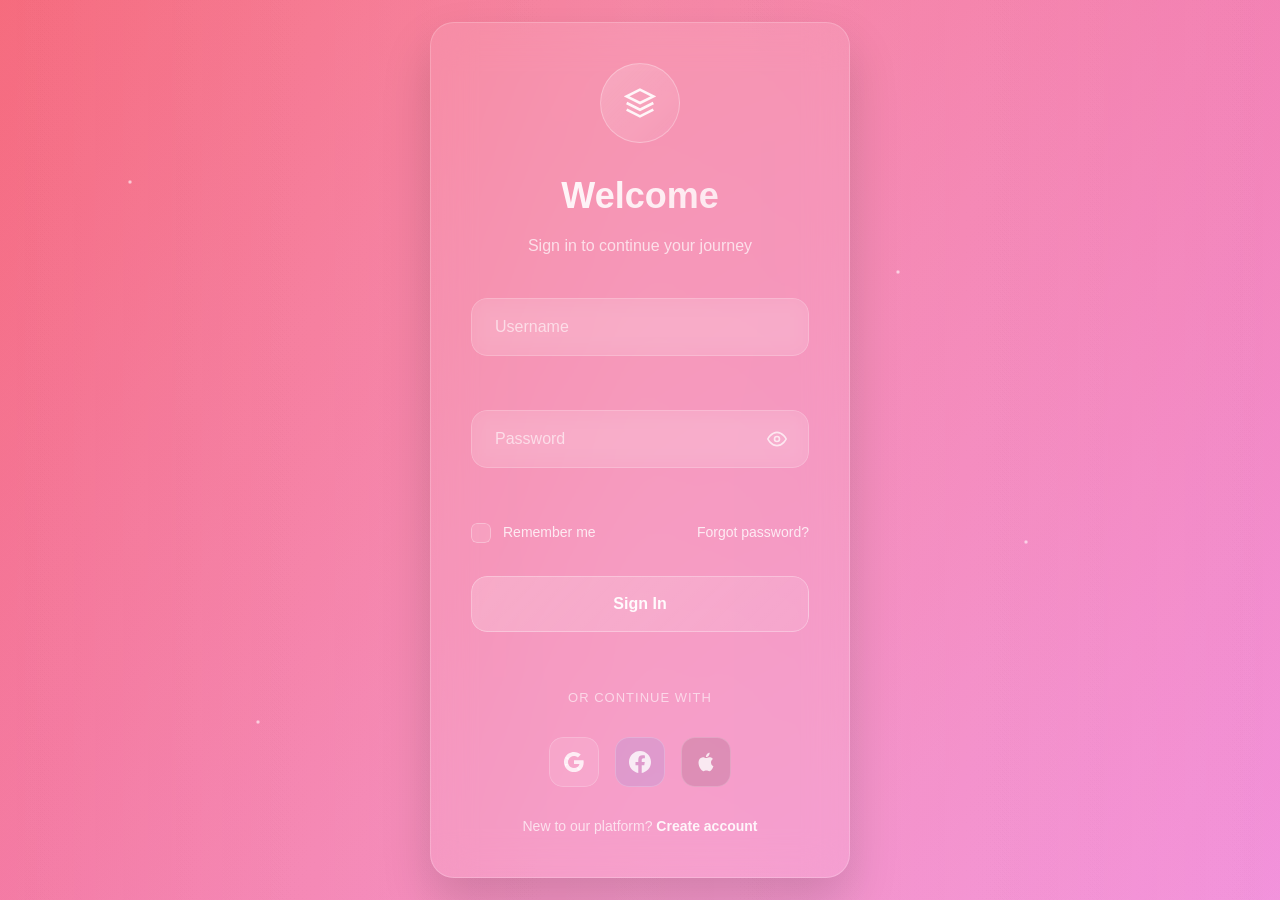
<file: login/index.html>
<!DOCTYPE html>
<html lang="en">
<head>
    <meta charset="UTF-8">
    <meta name="viewport" content="width=device-width, initial-scale=1.0">
    <title>Gradient Wave Login Form</title>
    <link rel="stylesheet" href="style.css">
</head>
<body>
    <div class="wave-container">
        <div class="wave wave-1"></div>
        <div class="wave wave-2"></div>
        <div class="wave wave-3"></div>
        <div class="wave wave-4"></div>
    </div>

    <div class="gradient-particles">
        <div class="particle"></div>
        <div class="particle"></div>
        <div class="particle"></div>
        <div class="particle"></div>
        <div class="particle"></div>
        <div class="particle"></div>
    </div>

    <div class="login-container">
        <div class="login-card">
            <div class="card-glow"></div>
            <div class="login-header">
                <div class="gradient-icon">
                    <div class="icon-wave"></div>
                    <svg viewBox="0 0 24 24" fill="none" stroke="currentColor" stroke-width="2">
                        <path d="M12 2L2 7l10 5 10-5-10-5z"/>
                        <path d="M2 17l10 5 10-5"/>
                        <path d="M2 12l10 5 10-5"/>
                    </svg>
                </div>
                <h2>Welcome</h2>
                <p>Sign in to continue your journey</p>
            </div>
            
            <form class="login-form" id="loginForm" novalidate>
                <div class="form-group">
                    <div class="input-container">
                        <div class="input-bg"></div>
                        <input type="text" id="email" name="email" required placeholder=" ">
                        <label for="email">Username</label>
                        <div class="input-wave"></div>
                    </div>
                    <span class="error-message" id="emailError"></span>
                </div>

                <div class="form-group">
                    <div class="input-container password-container">
                        <div class="input-bg"></div>
                        <input type="password" id="password" name="password" required autocomplete="current-password" placeholder=" ">
                        <label for="password">Password</label>
                        <button type="button" class="password-toggle" id="passwordToggle" aria-label="Toggle password visibility">
                            <div class="toggle-bg"></div>
                            <div class="toggle-icon">
                                <svg class="eye-open" viewBox="0 0 24 24" fill="none" stroke="currentColor" stroke-width="2">
                                    <path d="M1 12s4-8 11-8 11 8 11 8-4 8-11 8-11-8-11-8z"/>
                                    <circle cx="12" cy="12" r="3"/>
                                </svg>
                                <svg class="eye-closed" viewBox="0 0 24 24" fill="none" stroke="currentColor" stroke-width="2">
                                    <path d="M17.94 17.94A10.07 10.07 0 0 1 12 20c-7 0-11-8-11-8a18.45 18.45 0 0 1 5.06-5.94M9.9 4.24A9.12 9.12 0 0 1 12 4c7 0 11 8 11 8a18.5 18.5 0 0 1-2.16 3.19m-6.72-1.07a3 3 0 1 1-4.24-4.24"/>
                                    <line x1="1" y1="1" x2="23" y2="23"/>
                                </svg>
                            </div>
                        </button>
                        <div class="input-wave"></div>
                    </div>
                    <span class="error-message" id="passwordError"></span>
                </div>

                <div class="form-options">
                    <div class="checkbox-container">
                        <input type="checkbox" id="remember" name="remember">
                        <label for="remember" class="checkbox-label">
                            <div class="gradient-checkbox">
                                <div class="checkbox-bg"></div>
                                <svg viewBox="0 0 24 24" fill="none" stroke="currentColor" stroke-width="3">
                                    <polyline points="20 6 9 17 4 12"/>
                                </svg>
                            </div>
                            Remember me
                        </label>
                    </div>
                    <a href="#" class="forgot-link">Forgot password?</a>
                </div>

                <button type="submit" class="gradient-button">
                    <div class="button-bg"></div>
                    <div class="button-content">
                        <span class="btn-text">Sign In</span>
                        <div class="btn-loader">
                            <div class="loader-wave"></div>
                            <div class="loader-wave"></div>
                            <div class="loader-wave"></div>
                        </div>
                    </div>
                    <div class="button-ripple"></div>
                </button>
            </form>

            <div class="divider">
                <div class="divider-line">
                    <div class="line-gradient"></div>
                </div>
                <span>or continue with</span>
                <div class="divider-line">
                    <div class="line-gradient"></div>
                </div>
            </div>

            <div class="social-login">
                <button type="button" class="social-btn">
                    <div class="social-bg google-bg"></div>
                    <svg viewBox="0 0 24 24" fill="currentColor">
                        <path d="M22.56 12.25c0-.78-.07-1.53-.2-2.25H12v4.26h5.92c-.26 1.37-1.04 2.53-2.21 3.31v2.77h3.57c2.08-1.92 3.28-4.74 3.28-8.09z"/>
                        <path d="M12 23c2.97 0 5.46-.98 7.28-2.66l-3.57-2.77c-.98.66-2.23 1.06-3.71 1.06-2.86 0-5.29-1.93-6.16-4.53H2.18v2.84C3.99 20.53 7.7 23 12 23z"/>
                        <path d="M5.84 14.09c-.22-.66-.35-1.36-.35-2.09s.13-1.43.35-2.09V7.07H2.18C1.43 8.55 1 10.22 1 12s.43 3.45 1.18 4.93l2.85-2.22.81-.62z"/>
                        <path d="M12 5.38c1.62 0 3.06.56 4.21 1.64l3.15-3.15C17.45 2.09 14.97 1 12 1 7.7 1 3.99 3.47 2.18 7.07l3.66 2.84c.87-2.6 3.3-4.53 6.16-4.53z"/>
                    </svg>
                </button>
                <button type="button" class="social-btn">
                    <div class="social-bg facebook-bg"></div>
                    <svg viewBox="0 0 24 24" fill="currentColor">
                        <path d="M24 12.073c0-6.627-5.373-12-12-12s-12 5.373-12 12c0 5.99 4.388 10.954 10.125 11.854v-8.385H7.078v-3.47h3.047V9.43c0-3.007 1.792-4.669 4.533-4.669 1.312 0 2.686.235 2.686.235v2.953H15.83c-1.491 0-1.956.925-1.956 1.874v2.25h3.328l-.532 3.47h-2.796v8.385C19.612 23.027 24 18.062 24 12.073z"/>
                    </svg>
                </button>
                <button type="button" class="social-btn">
                    <div class="social-bg apple-bg"></div>
                    <svg viewBox="0 0 24 24" fill="currentColor">
                        <path d="M18.71 19.5c-.83 1.24-1.71 2.45-3.05 2.47-1.34.03-1.77-.79-3.29-.79-1.53 0-2 .77-3.27.82-1.31.05-2.3-1.32-3.14-2.53C4.25 17 2.94 12.45 4.7 9.39c.87-1.52 2.43-2.48 4.12-2.51 1.28-.02 2.5.87 3.29.87.78 0 2.26-1.07 3.81-.91.65.03 2.47.26 3.64 1.98-.09.06-2.17 1.28-2.15 3.81.03 3.02 2.65 4.03 2.68 4.04-.03.07-.42 1.44-1.38 2.83M13 3.5c.73-.83 1.94-1.46 2.94-1.5.13 1.17-.34 2.35-1.04 3.19-.69.85-1.83 1.51-2.95 1.42-.15-1.15.41-2.35 1.05-3.11z"/>
                    </svg>
                </button>
            </div>

            <div class="signup-link">
                <p>New to our platform? <a href="#">Create account</a></p>
            </div>

            <div class="success-message" id="successMessage">
                <div class="success-wave"></div>
                <div class="success-content">
                    <div class="success-icon">
                        <svg viewBox="0 0 24 24" fill="none" stroke="currentColor" stroke-width="2">
                            <polyline points="20 6 9 17 4 12"/>
                        </svg>
                    </div>
                    <h3>Welcome back!</h3>
                    <p>Redirecting to your dashboard...</p>
                </div>
            </div>
        </div>
    </div>

    <script src="js/login.js"></script>
</body>
                </html>
</file>
<file: login/style.css>
/* Gradient Wave Login Form - Complete & Self-Contained */

* {
    margin: 0;
    padding: 0;
    box-sizing: border-box;
}

body {
    font-family: -apple-system, BlinkMacSystemFont, 'Segoe UI', Roboto, sans-serif;
    background: linear-gradient(-45deg, #667eea, #764ba2, #f093fb, #f5576c);
    background-size: 400% 400%;
    animation: gradientFlow 15s ease infinite;
    min-height: 100vh;
    display: flex;
    align-items: center;
    justify-content: center;
    padding: 20px;
    line-height: 1.6;
    overflow: hidden;
    position: relative;
}

@keyframes gradientFlow {
    0% { background-position: 0% 50%; }
    50% { background-position: 100% 50%; }
    100% { background-position: 0% 50%; }
}

/* Animated Wave Background */
.wave-container {
    position: fixed;
    top: 0;
    left: 0;
    width: 100%;
    height: 100%;
    z-index: 1;
    pointer-events: none;
}

.wave {
    position: absolute;
    top: 0;
    left: -50%;
    width: 200%;
    height: 100%;
    background: linear-gradient(90deg, transparent, rgba(255,255,255,0.1), transparent);
    transform-origin: center;
}

.wave-1 {
    animation: waveMove 20s linear infinite;
    animation-delay: 0s;
}

.wave-2 {
    animation: waveMove 25s linear infinite reverse;
    animation-delay: -5s;
    background: linear-gradient(90deg, transparent, rgba(255,255,255,0.05), transparent);
}

.wave-3 {
    animation: waveMove 30s linear infinite;
    animation-delay: -10s;
    background: linear-gradient(90deg, transparent, rgba(255,255,255,0.08), transparent);
}

.wave-4 {
    animation: waveMove 35s linear infinite reverse;
    animation-delay: -15s;
    background: linear-gradient(90deg, transparent, rgba(255,255,255,0.03), transparent);
}

@keyframes waveMove {
    0% { transform: translateX(-50%) skewX(-5deg); }
    100% { transform: translateX(50%) skewX(-5deg); }
}

/* Gradient Particles */
.gradient-particles {
    position: fixed;
    top: 0;
    left: 0;
    width: 100%;
    height: 100%;
    z-index: 2;
    pointer-events: none;
}

.particle {
    position: absolute;
    width: 4px;
    height: 4px;
    background: radial-gradient(circle, rgba(255,255,255,0.8), transparent);
    border-radius: 50%;
    animation: particleFloat 15s linear infinite;
}

.particle:nth-child(1) { top: 20%; left: 10%; animation-delay: 0s; }
.particle:nth-child(2) { top: 60%; left: 80%; animation-delay: -3s; }
.particle:nth-child(3) { top: 80%; left: 20%; animation-delay: -6s; }
.particle:nth-child(4) { top: 30%; left: 70%; animation-delay: -9s; }
.particle:nth-child(5) { top: 10%; left: 60%; animation-delay: -12s; }
.particle:nth-child(6) { top: 70%; left: 40%; animation-delay: -15s; }

@keyframes particleFloat {
    0%, 100% { transform: translateY(0) translateX(0) scale(1); opacity: 0; }
    10%, 90% { opacity: 1; }
    50% { transform: translateY(-100px) translateX(50px) scale(1.5); }
}

.login-container {
    width: 100%;
    max-width: 420px;
    position: relative;
    z-index: 10;
}

.login-card {
    background: rgba(255, 255, 255, 0.1);
    backdrop-filter: blur(20px);
    -webkit-backdrop-filter: blur(20px);
    border: 1px solid rgba(255, 255, 255, 0.2);
    border-radius: 24px;
    padding: 40px;
    position: relative;
    overflow: hidden;
    box-shadow: 0 25px 50px rgba(0, 0, 0, 0.15);
    transition: all 0.3s ease;
}

.login-card:hover {
    transform: translateY(-5px);
    box-shadow: 0 35px 70px rgba(0, 0, 0, 0.2);
}

.card-glow {
    position: absolute;
    top: -2px;
    left: -2px;
    right: -2px;
    bottom: -2px;
    background: linear-gradient(45deg, #667eea, #764ba2, #f093fb, #f5576c);
    background-size: 400% 400%;
    animation: gradientFlow 8s ease infinite;
    border-radius: 24px;
    z-index: -1;
    opacity: 0;
    transition: opacity 0.3s ease;
}

.login-card:hover .card-glow {
    opacity: 1;
}

.login-header {
    text-align: center;
    margin-bottom: 40px;
}

.gradient-icon {
    width: 80px;
    height: 80px;
    margin: 0 auto 24px;
    background: linear-gradient(135deg, rgba(255,255,255,0.2), rgba(255,255,255,0.05));
    border-radius: 50%;
    display: flex;
    align-items: center;
    justify-content: center;
    position: relative;
    overflow: hidden;
    border: 1px solid rgba(255,255,255,0.3);
}

.icon-wave {
    position: absolute;
    top: 0;
    left: -100%;
    width: 100%;
    height: 100%;
    background: linear-gradient(90deg, transparent, rgba(255,255,255,0.3), transparent);
    animation: iconWaveMove 3s ease-in-out infinite;
}

@keyframes iconWaveMove {
    0% { left: -100%; }
    100% { left: 100%; }
}

.gradient-icon svg {
    width: 32px;
    height: 32px;
    color: rgba(255,255,255,0.9);
    z-index: 1;
}

.login-header h2 {
    color: rgba(255,255,255,0.95);
    font-size: 2.25rem;
    font-weight: 700;
    margin-bottom: 8px;
    background: linear-gradient(135deg, #ffffff, rgba(255,255,255,0.7));
    -webkit-background-clip: text;
    background-clip: text;
    -webkit-text-fill-color: transparent;
}

.login-header p {
    color: rgba(255,255,255,0.7);
    font-size: 16px;
    font-weight: 400;
}

/* Gradient Form Styles */
.form-group {
    margin-bottom: 28px;
    position: relative;
}

.input-container {
    position: relative;
    overflow: hidden;
    border-radius: 16px;
}

.input-bg {
    position: absolute;
    top: 0;
    left: 0;
    right: 0;
    bottom: 0;
    background: rgba(255,255,255,0.1);
    backdrop-filter: blur(10px);
    border: 1px solid rgba(255,255,255,0.2);
    border-radius: 16px;
    transition: all 0.3s ease;
}

.input-container:focus-within .input-bg {
    background: rgba(255,255,255,0.15);
    border-color: rgba(255,255,255,0.4);
    box-shadow: 0 8px 25px rgba(0,0,0,0.1);
}

.input-container input {
    width: 100%;
    background: transparent;
    border: none;
    padding: 26px 24px 14px;
    color: rgba(255,255,255,0.95);
    font-size: 16px;
    font-weight: 500;
    outline: none;
    position: relative;
    z-index: 2;
}

.input-container input::placeholder {
    color: transparent;
}

.input-container input:-webkit-autofill,
.input-container input:-webkit-autofill:hover,
.input-container input:-webkit-autofill:focus {
    -webkit-box-shadow: 0 0 0 30px rgba(255,255,255,0.1) inset;
    -webkit-text-fill-color: rgba(255,255,255,0.95);
}

.input-container label {
    position: absolute;
    left: 24px;
    top: 50%;
    transform: translateY(-50%);
    color: rgba(255,255,255,0.6);
    font-size: 16px;
    font-weight: 400;
    pointer-events: none;
    transition: all 0.3s ease;
    z-index: 3;
}

.input-container input:focus + label,
.input-container input:not(:placeholder-shown) + label {
    top: 12px;
    font-size: 12px;
    color: rgba(255,255,255,0.8);
    transform: translateY(0);
}

.input-wave {
    position: absolute;
    bottom: 0;
    left: -100%;
    width: 100%;
    height: 2px;
    background: linear-gradient(90deg, transparent, rgba(255,255,255,0.8), transparent);
    transition: all 0.3s ease;
    z-index: 4;
}

.input-container:focus-within .input-wave {
    left: 100%;
    animation: inputWaveFlow 1s ease-in-out;
}

@keyframes inputWaveFlow {
    0% { left: -100%; }
    100% { left: 100%; }
}

/* Password Toggle */
.password-container {
    padding-right: 60px;
}

.password-toggle {
    position: absolute;
    right: 12px;
    top: 50%;
    transform: translateY(-50%);
    background: transparent;
    border: none;
    width: 40px;
    height: 40px;
    border-radius: 12px;
    cursor: pointer;
    display: flex;
    align-items: center;
    justify-content: center;
    z-index: 5;
    overflow: hidden;
    transition: all 0.3s ease;
}

.toggle-bg {
    position: absolute;
    top: 0;
    left: 0;
    right: 0;
    bottom: 0;
    background: rgba(255,255,255,0.1);
    border-radius: 12px;
    opacity: 0;
    transition: all 0.3s ease;
}

.password-toggle:hover .toggle-bg {
    opacity: 1;
}

.toggle-icon {
    position: relative;
    z-index: 1;
    width: 20px;
    height: 20px;
    color: rgba(255,255,255,0.7);
}

.toggle-icon svg {
    width: 100%;
    height: 100%;
    position: absolute;
    top: 0;
    left: 0;
    transition: all 0.3s ease;
}

.eye-closed {
    opacity: 0;
    transform: scale(0.8);
}

.password-toggle.show-password .eye-open {
    opacity: 0;
    transform: scale(0.8);
}

.password-toggle.show-password .eye-closed {
    opacity: 1;
    transform: scale(1);
}

/* Form Options */
.form-options {
    display: flex;
    justify-content: space-between;
    align-items: center;
    margin-bottom: 32px;
    flex-wrap: wrap;
    gap: 16px;
}

.checkbox-container {
    display: flex;
    align-items: center;
    cursor: pointer;
}

.checkbox-container input[type="checkbox"] {
    display: none;
}

.checkbox-label {
    display: flex;
    align-items: center;
    gap: 12px;
    cursor: pointer;
    user-select: none;
    color: rgba(255,255,255,0.8);
    font-size: 14px;
    font-weight: 500;
}

.gradient-checkbox {
    width: 20px;
    height: 20px;
    border-radius: 6px;
    position: relative;
    overflow: hidden;
}

.checkbox-bg {
    position: absolute;
    top: 0;
    left: 0;
    right: 0;
    bottom: 0;
    background: rgba(255,255,255,0.1);
    border: 1px solid rgba(255,255,255,0.3);
    border-radius: 6px;
    transition: all 0.3s ease;
}

.checkbox-container input[type="checkbox"]:checked + .checkbox-label .checkbox-bg {
    background: linear-gradient(135deg, #667eea, #764ba2);
    border-color: rgba(255,255,255,0.5);
}

.gradient-checkbox svg {
    position: absolute;
    top: 50%;
    left: 50%;
    transform: translate(-50%, -50%) scale(0);
    width: 12px;
    height: 12px;
    color: white;
    transition: all 0.3s ease;
    z-index: 1;
}

.checkbox-container input[type="checkbox"]:checked + .checkbox-label svg {
    transform: translate(-50%, -50%) scale(1);
}

.forgot-link {
    color: rgba(255,255,255,0.8);
    text-decoration: none;
    font-size: 14px;
    font-weight: 500;
    transition: all 0.3s ease;
    position: relative;
}

.forgot-link::after {
    content: '';
    position: absolute;
    bottom: -2px;
    left: 0;
    width: 0;
    height: 1px;
    background: rgba(255,255,255,0.8);
    transition: width 0.3s ease;
}

.forgot-link:hover::after {
    width: 100%;
}

.forgot-link:hover {
    color: rgba(255,255,255,1);
}

/* Gradient Button */
.gradient-button {
    width: 100%;
    background: transparent;
    border: none;
    border-radius: 16px;
    padding: 0;
    cursor: pointer;
    position: relative;
    margin-bottom: 28px;
    overflow: hidden;
    height: 56px;
}

.button-bg {
    position: absolute;
    top: 0;
    left: 0;
    right: 0;
    bottom: 0;
    background: linear-gradient(135deg, rgba(255,255,255,0.2), rgba(255,255,255,0.1));
    border: 1px solid rgba(255,255,255,0.3);
    border-radius: 16px;
    transition: all 0.3s ease;
}

.gradient-button:hover .button-bg {
    background: linear-gradient(135deg, rgba(255,255,255,0.3), rgba(255,255,255,0.15));
    border-color: rgba(255,255,255,0.5);
    box-shadow: 0 8px 25px rgba(0,0,0,0.15);
}

.button-content {
    position: relative;
    z-index: 2;
    display: flex;
    align-items: center;
    justify-content: center;
    height: 100%;
    color: rgba(255,255,255,0.95);
    font-size: 16px;
    font-weight: 600;
}

.btn-loader {
    position: absolute;
    display: flex;
    gap: 4px;
    opacity: 0;
    transition: opacity 0.3s ease;
}

.loader-wave {
    width: 4px;
    height: 16px;
    background: rgba(255,255,255,0.8);
    border-radius: 2px;
    animation: loaderWave 1.2s ease-in-out infinite;
}

.loader-wave:nth-child(2) { animation-delay: 0.1s; }
.loader-wave:nth-child(3) { animation-delay: 0.2s; }

@keyframes loaderWave {
    0%, 80%, 100% { transform: scaleY(0.5); opacity: 0.5; }
    40% { transform: scaleY(1); opacity: 1; }
}

.gradient-button.loading .btn-text {
    opacity: 0;
}

.gradient-button.loading .btn-loader {
    opacity: 1;
}

.button-ripple {
    position: absolute;
    top: 0;
    left: 0;
    right: 0;
    bottom: 0;
    border-radius: 16px;
    overflow: hidden;
    pointer-events: none;
}

/* Divider */
.divider {
    display: flex;
    align-items: center;
    margin: 28px 0;
    gap: 16px;
}

.divider-line {
    flex: 1;
    height: 1px;
    position: relative;
    overflow: hidden;
}

.line-gradient {
    position: absolute;
    top: 0;
    left: -100%;
    width: 100%;
    height: 100%;
    background: linear-gradient(90deg, transparent, rgba(255,255,255,0.3), transparent);
    animation: lineFlow 3s ease-in-out infinite;
}

@keyframes lineFlow {
    0%, 100% { left: -100%; }
    50% { left: 100%; }
}

.divider span {
    color: rgba(255,255,255,0.6);
    font-size: 13px;
    font-weight: 500;
    text-transform: uppercase;
    letter-spacing: 1px;
}

/* Social Login */
.social-login {
    display: flex;
    justify-content: center;
    gap: 16px;
    margin-bottom: 28px;
}

.social-btn {
    width: 50px;
    height: 50px;
    background: transparent;
    border: none;
    border-radius: 14px;
    cursor: pointer;
    display: flex;
    align-items: center;
    justify-content: center;
    position: relative;
    overflow: hidden;
    transition: all 0.3s ease;
}

.social-bg {
    position: absolute;
    top: 0;
    left: 0;
    right: 0;
    bottom: 0;
    border: 1px solid rgba(255,255,255,0.2);
    border-radius: 14px;
    transition: all 0.3s ease;
}

.google-bg {
    background: rgba(255,255,255,0.1);
}

.facebook-bg {
    background: rgba(24, 119, 242, 0.1);
}

.apple-bg {
    background: rgba(0,0,0,0.1);
}

.social-btn:hover .social-bg {
    background: rgba(255,255,255,0.2);
    border-color: rgba(255,255,255,0.4);
    transform: scale(1.05);
}

.social-btn svg {
    width: 22px;
    height: 22px;
    color: rgba(255,255,255,0.8);
    z-index: 1;
    transition: all 0.3s ease;
}

.social-btn:hover svg {
    color: rgba(255,255,255,1);
}

/* Signup Link */
.signup-link {
    text-align: center;
}

.signup-link p {
    color: rgba(255,255,255,0.7);
    font-size: 14px;
}

.signup-link a {
    color: rgba(255,255,255,0.9);
    text-decoration: none;
    font-weight: 600;
    transition: all 0.3s ease;
    position: relative;
}

.signup-link a::after {
    content: '';
    position: absolute;
    bottom: -2px;
    left: 0;
    width: 0;
    height: 1px;
    background: rgba(255,255,255,0.9);
    transition: width 0.3s ease;
}

.signup-link a:hover::after {
    width: 100%;
}

/* Error States */
.error-message {
    color: #ff6b6b;
    font-size: 12px;
    font-weight: 500;
    margin-top: 8px;
    margin-left: 8px;
    opacity: 0;
    transform: translateY(-10px);
    transition: all 0.3s ease;
    background: rgba(255, 107, 107, 0.1);
    padding: 4px 8px;
    border-radius: 6px;
    backdrop-filter: blur(10px);
}

.error-message.show {
    opacity: 1;
    transform: translateY(0);
}

.form-group.error .input-bg {
    background: rgba(255, 107, 107, 0.1);
    border-color: rgba(255, 107, 107, 0.4);
}

/* Success Message */
.success-message {
    display: none;
    text-align: center;
    padding: 40px 20px;
    opacity: 0;
    transform: translateY(20px);
    transition: all 0.5s ease;
    position: relative;
    overflow: hidden;
}

.success-message.show {
    display: block;
    opacity: 1;
    transform: translateY(0);
}

.success-wave {
    position: absolute;
    top: 0;
    left: -100%;
    width: 100%;
    height: 100%;
    background: linear-gradient(90deg, transparent, rgba(255,255,255,0.1), transparent);
    animation: successWaveMove 2s ease-in-out;
}

@keyframes successWaveMove {
    0% { left: -100%; }
    100% { left: 100%; }
}

.success-content {
    position: relative;
    z-index: 1;
}

.success-icon {
    width: 60px;
    height: 60px;
    background: linear-gradient(135deg, #4facfe, #00f2fe);
    border-radius: 50%;
    display: flex;
    align-items: center;
    justify-content: center;
    margin: 0 auto 20px;
    color: white;
    animation: successPulse 0.6s ease-out;
}

@keyframes successPulse {
    0% { transform: scale(0); }
    50% { transform: scale(1.1); }
    100% { transform: scale(1); }
}

.success-icon svg {
    width: 28px;
    height: 28px;
}

.success-message h3 {
    color: rgba(255,255,255,0.95);
    font-size: 1.5rem;
    margin-bottom: 8px;
}

.success-message p {
    color: rgba(255,255,255,0.7);
    font-size: 14px;
}

/* Mobile Responsive */
@media (max-width: 480px) {
    body {
        padding: 16px;
    }
    
    .login-card {
        padding: 28px;
        border-radius: 20px;
    }
    
    .login-header h2 {
        font-size: 1.875rem;
    }
    
    .gradient-icon {
        width: 64px;
        height: 64px;
    }
    
    .form-options {
        flex-direction: column;
        align-items: flex-start;
        gap: 16px;
    }
    
    .wave {
        width: 150%;
        left: -25%;
    }
}

label[for="username"] {
    font-size: 16px;
}
</file>
